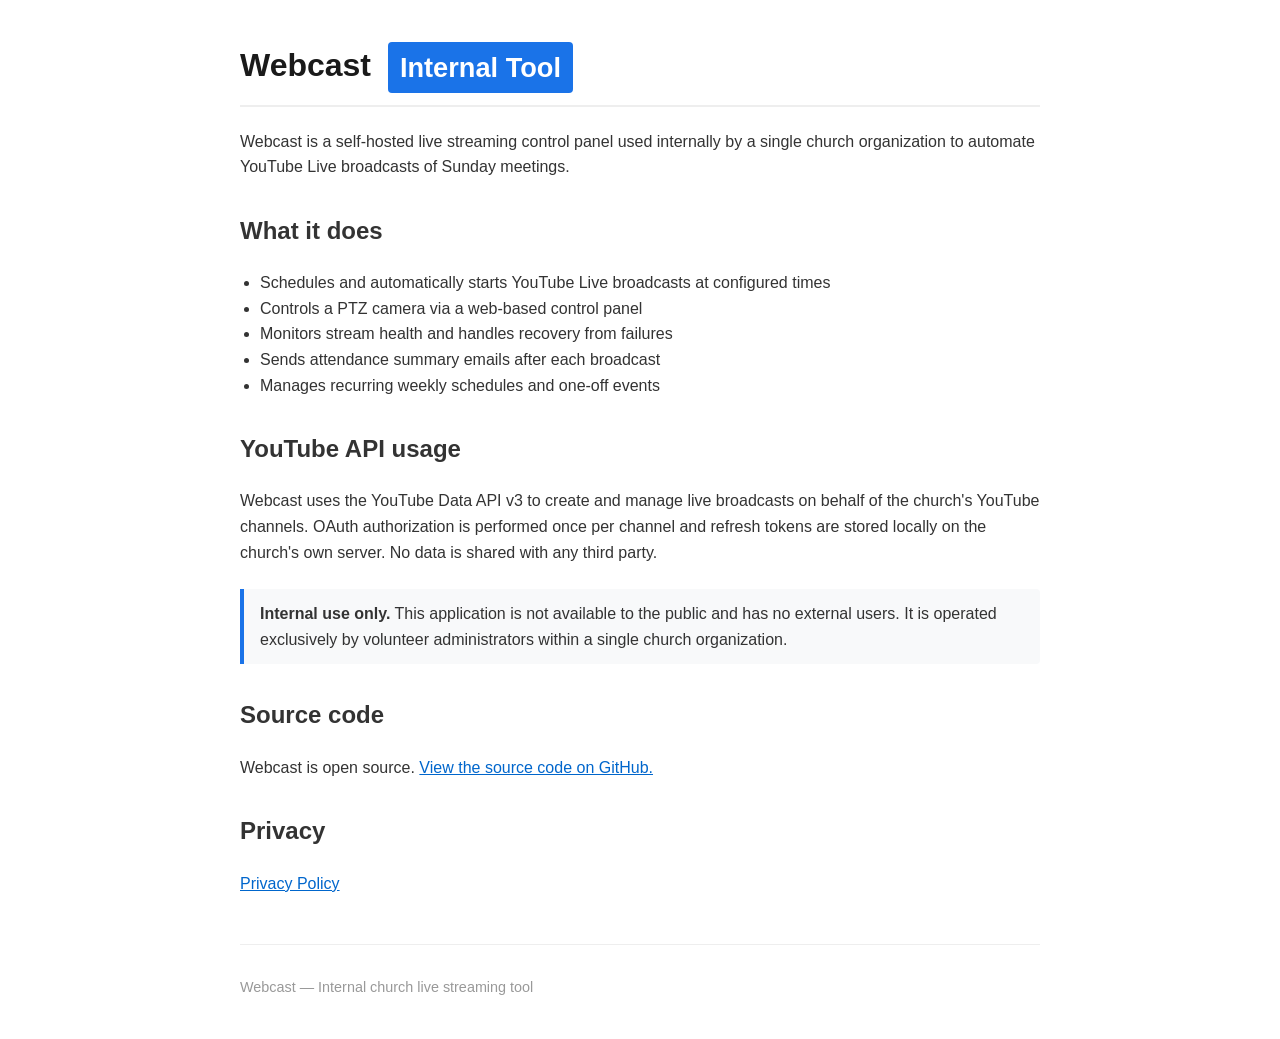
<file: docs/index.html>
<!DOCTYPE html>
<html lang="en">
<head>
    <meta charset="UTF-8">
    <meta name="viewport" content="width=device-width, initial-scale=1.0">
    <title>Webcast — Church Live Streaming Control Panel</title>
    <style>
        body { font-family: -apple-system, BlinkMacSystemFont, 'Segoe UI', sans-serif; max-width: 800px; margin: 40px auto; padding: 0 24px; color: #333; line-height: 1.6; }
        h1 { color: #1a1a1a; border-bottom: 2px solid #eee; padding-bottom: 12px; }
        h2 { color: #333; margin-top: 32px; }
        .badge { display: inline-block; background: #1a73e8; color: white; padding: 4px 12px; border-radius: 4px; font-size: 0.85em; margin-left: 8px; vertical-align: middle; }
        ul { padding-left: 20px; }
        a { color: #0066cc; }
        .note { background: #f8f9fa; border-left: 4px solid #1a73e8; padding: 12px 16px; margin: 24px 0; border-radius: 0 4px 4px 0; }
        footer { margin-top: 48px; padding-top: 16px; border-top: 1px solid #eee; color: #999; font-size: 0.9em; }
    </style>
</head>
<body>
    <h1>Webcast <span class="badge">Internal Tool</span></h1>
    <p>Webcast is a self-hosted live streaming control panel used internally by a single church organization to automate YouTube Live broadcasts of Sunday meetings.</p>

    <h2>What it does</h2>
    <ul>
        <li>Schedules and automatically starts YouTube Live broadcasts at configured times</li>
        <li>Controls a PTZ camera via a web-based control panel</li>
        <li>Monitors stream health and handles recovery from failures</li>
        <li>Sends attendance summary emails after each broadcast</li>
        <li>Manages recurring weekly schedules and one-off events</li>
    </ul>

    <h2>YouTube API usage</h2>
    <p>Webcast uses the YouTube Data API v3 to create and manage live broadcasts on behalf of the church's YouTube channels. OAuth authorization is performed once per channel and refresh tokens are stored locally on the church's own server. No data is shared with any third party.</p>

    <div class="note">
        <strong>Internal use only.</strong> This application is not available to the public and has no external users. It is operated exclusively by volunteer administrators within a single church organization.
    </div>

    <h2>Source code</h2>
    <p>Webcast is open source. <a href="https://github.com/evanalexander-dev/webcast">View the source code on GitHub.</a></p>

    <h2>Privacy</h2>
    <p><a href="privacy.html">Privacy Policy</a></p>

    <footer>
        <p>Webcast — Internal church live streaming tool</p>
    </footer>
</body>
</html>
</file>
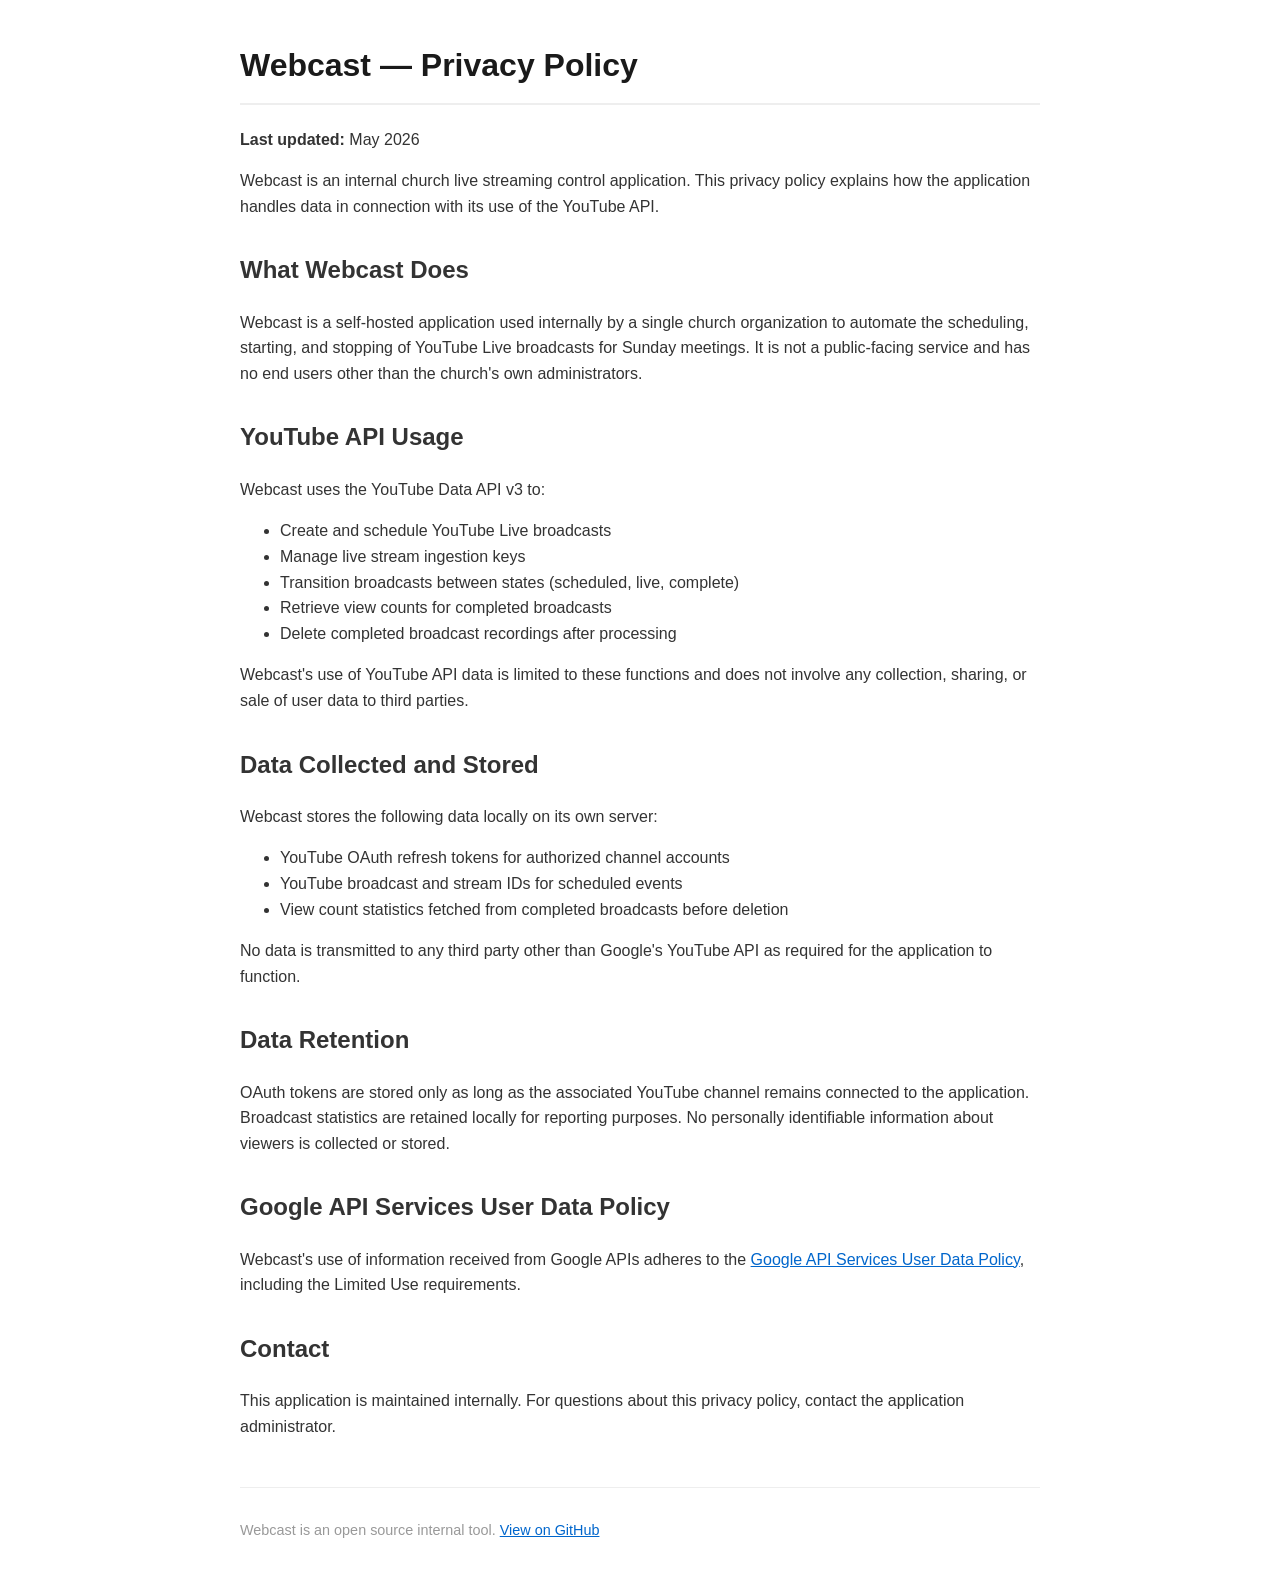
<file: docs/privacy.html>
<!DOCTYPE html>
<html lang="en">
<head>
    <meta charset="UTF-8">
    <meta name="viewport" content="width=device-width, initial-scale=1.0">
    <title>Webcast — Privacy Policy</title>
    <style>
        body { font-family: -apple-system, BlinkMacSystemFont, 'Segoe UI', sans-serif; max-width: 800px; margin: 40px auto; padding: 0 24px; color: #333; line-height: 1.6; }
        h1 { color: #1a1a1a; border-bottom: 2px solid #eee; padding-bottom: 12px; }
        h2 { color: #333; margin-top: 32px; }
        a { color: #0066cc; }
        footer { margin-top: 48px; padding-top: 16px; border-top: 1px solid #eee; color: #999; font-size: 0.9em; }
    </style>
</head>
<body>
    <h1>Webcast — Privacy Policy</h1>
    <p><strong>Last updated:</strong> May 2026</p>

    <p>Webcast is an internal church live streaming control application. This privacy policy explains how the application handles data in connection with its use of the YouTube API.</p>

    <h2>What Webcast Does</h2>
    <p>Webcast is a self-hosted application used internally by a single church organization to automate the scheduling, starting, and stopping of YouTube Live broadcasts for Sunday meetings. It is not a public-facing service and has no end users other than the church's own administrators.</p>

    <h2>YouTube API Usage</h2>
    <p>Webcast uses the YouTube Data API v3 to:</p>
    <ul>
        <li>Create and schedule YouTube Live broadcasts</li>
        <li>Manage live stream ingestion keys</li>
        <li>Transition broadcasts between states (scheduled, live, complete)</li>
        <li>Retrieve view counts for completed broadcasts</li>
        <li>Delete completed broadcast recordings after processing</li>
    </ul>
    <p>Webcast's use of YouTube API data is limited to these functions and does not involve any collection, sharing, or sale of user data to third parties.</p>

    <h2>Data Collected and Stored</h2>
    <p>Webcast stores the following data locally on its own server:</p>
    <ul>
        <li>YouTube OAuth refresh tokens for authorized channel accounts</li>
        <li>YouTube broadcast and stream IDs for scheduled events</li>
        <li>View count statistics fetched from completed broadcasts before deletion</li>
    </ul>
    <p>No data is transmitted to any third party other than Google's YouTube API as required for the application to function.</p>

    <h2>Data Retention</h2>
    <p>OAuth tokens are stored only as long as the associated YouTube channel remains connected to the application. Broadcast statistics are retained locally for reporting purposes. No personally identifiable information about viewers is collected or stored.</p>

    <h2>Google API Services User Data Policy</h2>
    <p>Webcast's use of information received from Google APIs adheres to the <a href="https://developers.google.com/terms/api-services-user-data-policy" target="_blank">Google API Services User Data Policy</a>, including the Limited Use requirements.</p>

    <h2>Contact</h2>
    <p>This application is maintained internally. For questions about this privacy policy, contact the application administrator.</p>

    <footer>
        <p>Webcast is an open source internal tool. <a href="https://github.com/evanalexander-dev/webcast">View on GitHub</a></p>
    </footer>
</body>
</html>
</file>
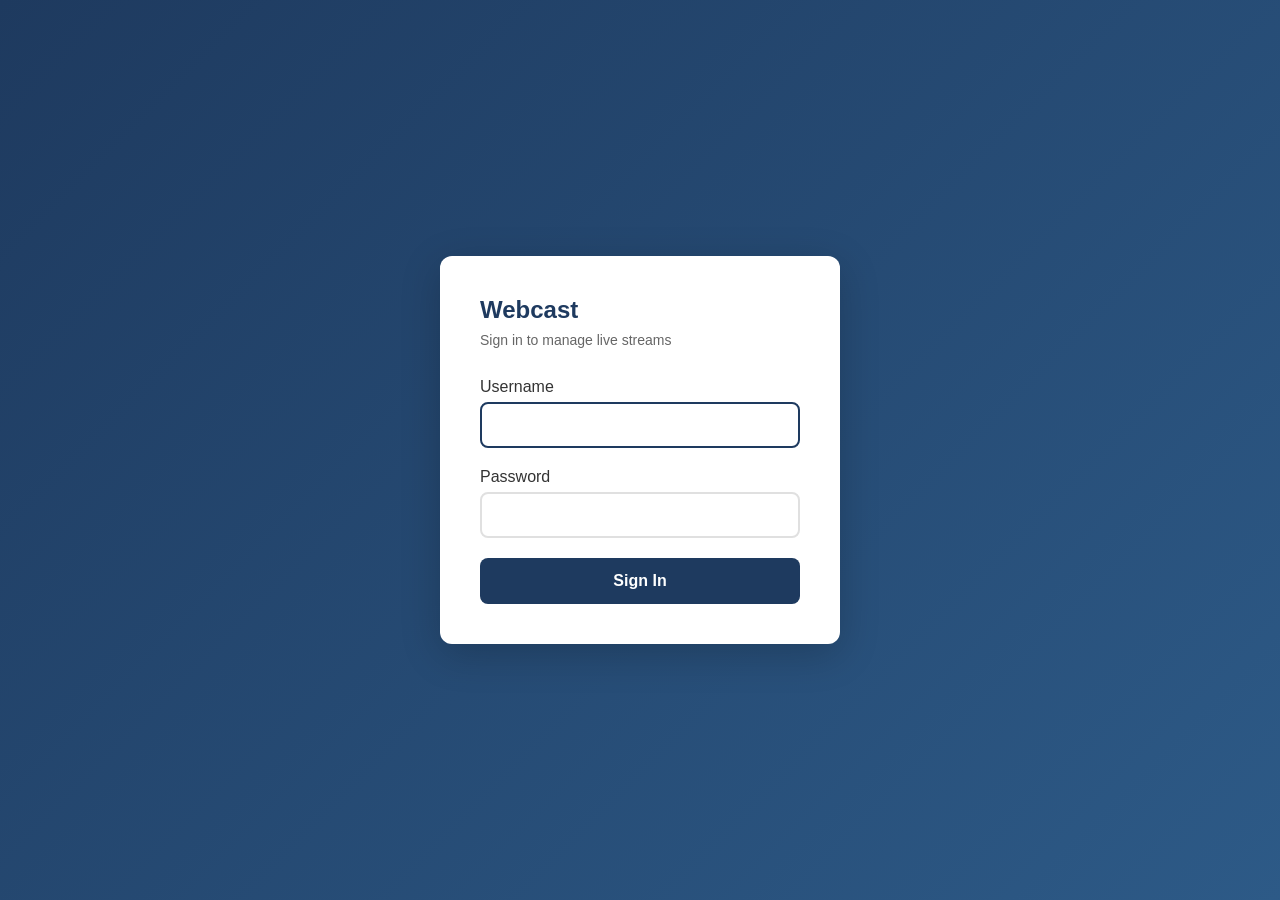
<file: backend/static/login.html>
<!DOCTYPE html>
<html lang="en">
<head>
    <meta charset="UTF-8">
    <meta name="viewport" content="width=device-width, initial-scale=1.0">
    <title>Login - Webcast</title>
    <style>
        * { box-sizing: border-box; margin: 0; padding: 0; }
        body {
            font-family: -apple-system, BlinkMacSystemFont, 'Segoe UI', Roboto, sans-serif;
            background: linear-gradient(135deg, #1e3a5f 0%, #2d5a87 100%);
            min-height: 100vh;
            display: flex;
            align-items: center;
            justify-content: center;
            padding: 20px;
        }
        .login-container {
            background: white;
            padding: 40px;
            border-radius: 12px;
            box-shadow: 0 10px 40px rgba(0,0,0,0.2);
            width: 100%;
            max-width: 400px;
        }
        h1 {
            color: #1e3a5f;
            margin-bottom: 8px;
            font-size: 24px;
        }
        .subtitle {
            color: #666;
            margin-bottom: 30px;
            font-size: 14px;
        }
        .form-group {
            margin-bottom: 20px;
        }
        label {
            display: block;
            margin-bottom: 6px;
            color: #333;
            font-weight: 500;
        }
        input {
            width: 100%;
            padding: 12px;
            border: 2px solid #e0e0e0;
            border-radius: 8px;
            font-size: 16px;
            transition: border-color 0.2s;
        }
        input:focus {
            outline: none;
            border-color: #1e3a5f;
        }
        button {
            width: 100%;
            padding: 14px;
            background: #1e3a5f;
            color: white;
            border: none;
            border-radius: 8px;
            font-size: 16px;
            font-weight: 600;
            cursor: pointer;
            transition: background 0.2s;
        }
        button:hover {
            background: #2d5a87;
        }
        button:disabled {
            background: #ccc;
            cursor: not-allowed;
        }
        .error {
            background: #fee;
            color: #c00;
            padding: 12px;
            border-radius: 8px;
            margin-bottom: 20px;
            display: none;
        }
    </style>
</head>
<body>
    <div class="login-container">
        <h1>Webcast</h1>
        <p class="subtitle">Sign in to manage live streams</p>
        
        <div class="error" id="error"></div>
        
        <form id="loginForm">
            <div class="form-group">
                <label for="username">Username</label>
                <input type="text" id="username" name="username" required autofocus>
            </div>
            <div class="form-group">
                <label for="password">Password</label>
                <input type="password" id="password" name="password" required>
            </div>
            <button type="submit" id="submitBtn">Sign In</button>
        </form>
    </div>
    
    <script>
        document.getElementById('loginForm').addEventListener('submit', async (e) => {
            e.preventDefault();
            
            const btn = document.getElementById('submitBtn');
            const error = document.getElementById('error');
            
            btn.disabled = true;
            btn.textContent = 'Signing in...';
            error.style.display = 'none';
            
            try {
                const response = await fetch('/api/auth/login', {
                    method: 'POST',
                    headers: { 'Content-Type': 'application/json' },
                    body: JSON.stringify({
                        username: document.getElementById('username').value,
                        password: document.getElementById('password').value
                    })
                });
                
                const data = await response.json();
                
                if (response.ok) {
                    window.location.href = '/';
                } else {
                    error.textContent = data.detail || 'Login failed';
                    error.style.display = 'block';
                }
            } catch (err) {
                error.textContent = 'Connection error. Please try again.';
                error.style.display = 'block';
            }
            
            btn.disabled = false;
            btn.textContent = 'Sign In';
        });
    </script>
</body>
</html>
</file>
